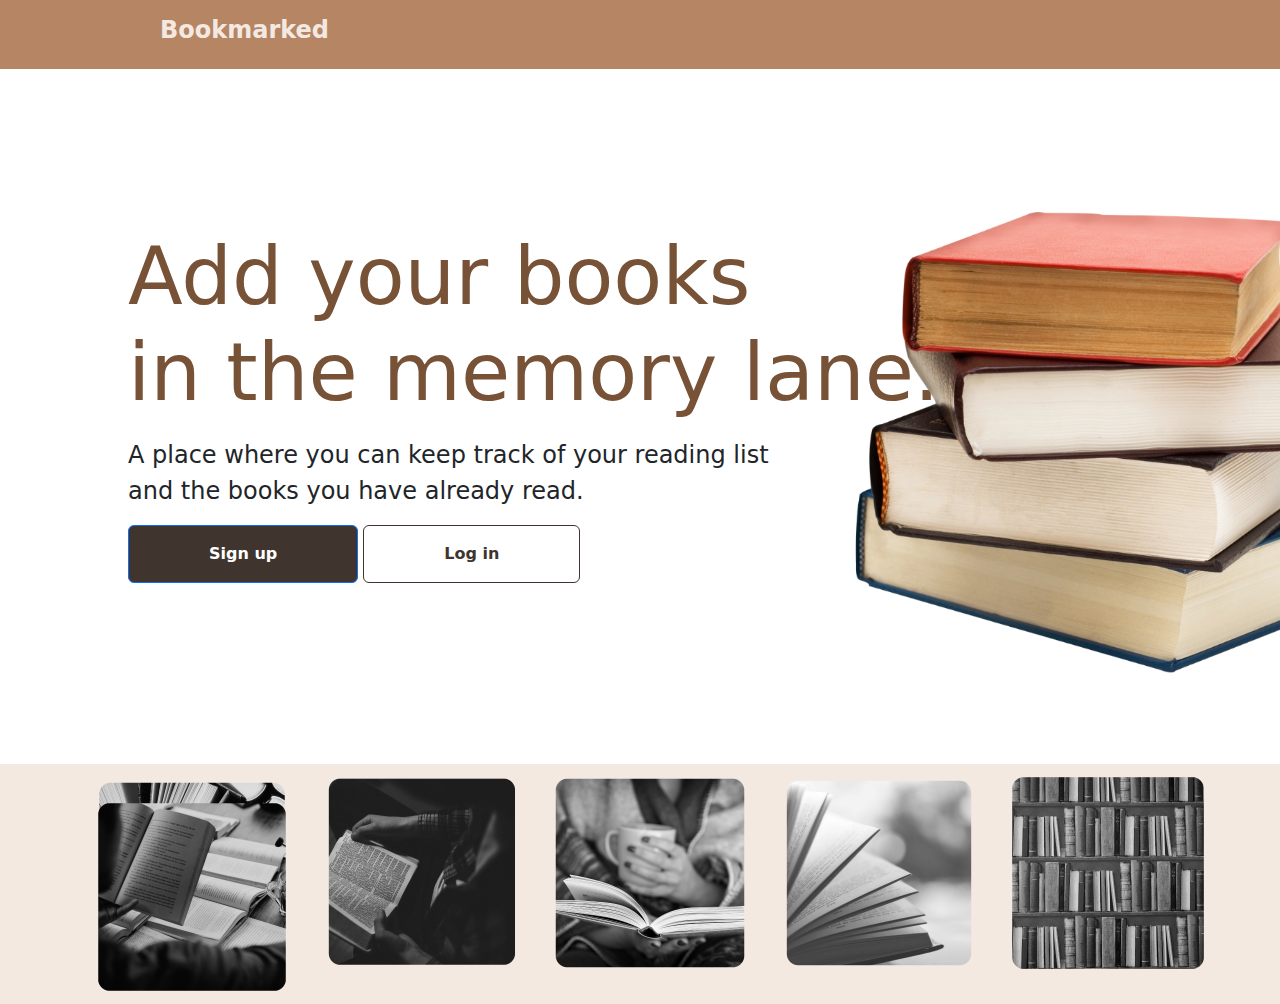
<file: Sprint2/index.html>
<!DOCTYPE html>
<html lang="en">
<head>
    <meta charset="UTF-8">
    <meta http-equiv="X-UA-Compatible" content="IE=edge">
    <meta name="viewport" content="width=device-width, initial-scale=1.0">
    <link rel="stylesheet" href="css/style.css">
    <link href="https://cdn.jsdelivr.net/npm/bootstrap@5.0.2/dist/css/bootstrap.min.css" rel="stylesheet">
    <title>Bookmarked</title>
</head>
<body>
    <div class="nav">
        <h1><a href="index.html">Bookmarked</a></h1>
    </div>

    <!---------Page 1---------->
    <section class="homies">
    <div class="home">
        <h1>Add your books<br> in the memory lane.</h1>
        <p>A place where you can keep track of your reading list<br>
        and the books you have already read.</p>
        <div class="button">
            <div class="d-grid gap-2 d-md-block">
                <a href="signup.html" target="_blanks" class="btn btn-primary" id="btn1"type="button">Sign up</a>
                <a href="login.html" target="_blanks" class="btn btn-primary" id="btn2" type="button">Log in</a>
            </div>
        <div class="books1">
            <img src="images/Books.png" />
        </div>
        <div class="all-books">
            <div class="img-books">
                <img src="images/8.png" />
                <img src="images/9.png" />
                <img src="images/10.png" />
                <img src="images/11.png" />
                <img src="images/12.png" />
                <img src="images/13.png" />
            </div>
        </div>
    </div>
</div>
    </section>
</body>
</html>
</file>
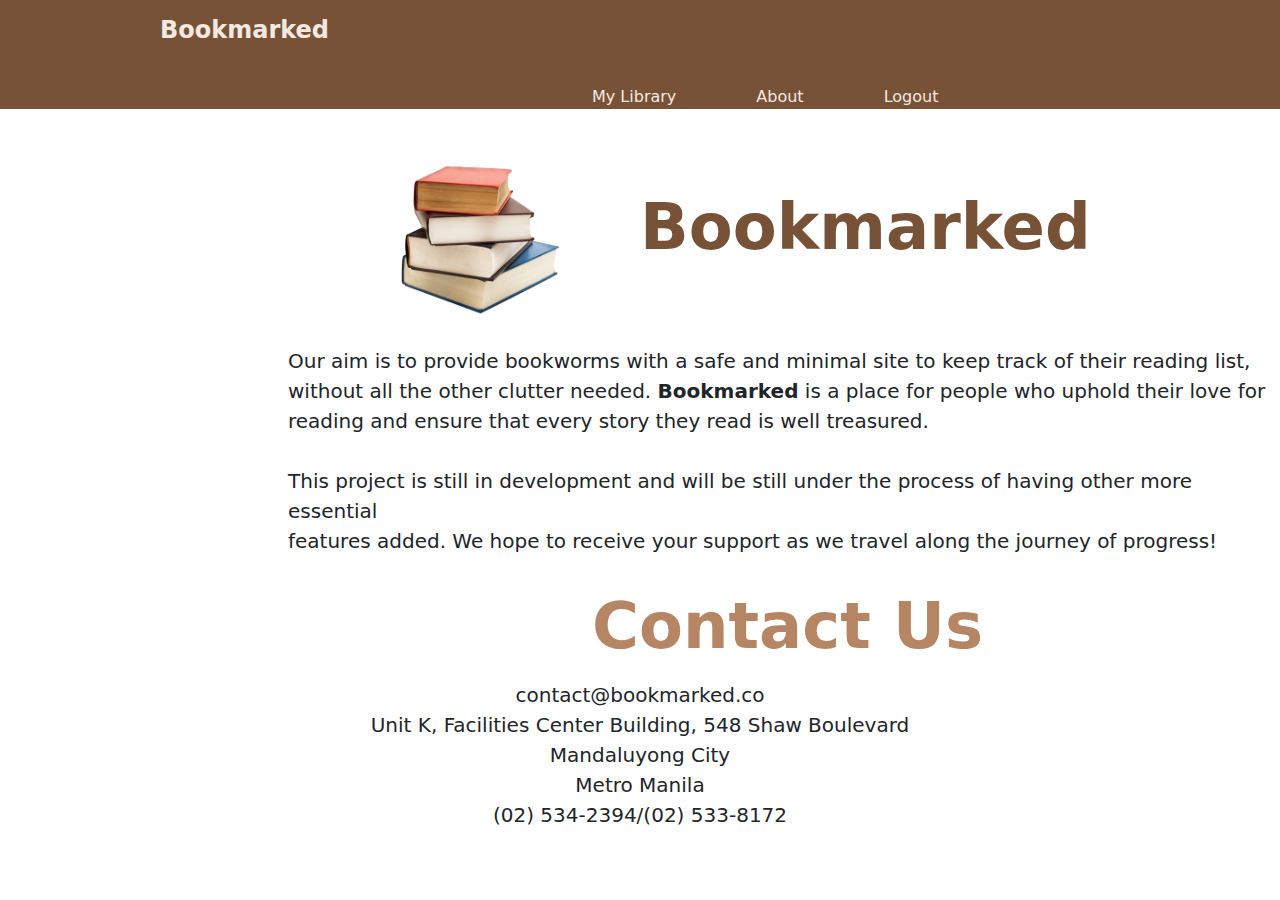
<file: Sprint2/about.html>
<!DOCTYPE html>
<html lang="en">
<head>
    <meta charset="UTF-8">
    <meta http-equiv="X-UA-Compatible" content="IE=edge">
    <meta name="viewport" content="width=device-width, initial-scale=1.0">
    <link rel="stylesheet" href="css/about.css">
    <link href="https://cdn.jsdelivr.net/npm/bootstrap@5.0.2/dist/css/bootstrap.min.css" rel="stylesheet">
    <title>About Us - Bookmarked</title>
</head>
<body>
    <div class="nav" id="nav">
        <h1><a href="index.html">Bookmarked</a></h1>
    <div class="navs">
        <div class="nav-list">
            <ul>
                <li><a href="library.html">My Library</li></a>
                <li><a href="about.html">About</li></a>
                <li><a href="index.html" onclick="javascript:logout();">Logout</li></a>
            </ul>
        </div>
    </div>
</div>
</section>

    <!-- About Page -->
    <div class="icon">
        <img src="images/Books.png" />
    </div>
    <div class="title">
        <h1>Bookmarked</h1>
        <p>Our aim is to provide bookworms with a safe and minimal site to keep track of their reading list, <br>without all the other clutter needed. <b>Bookmarked</b> is a place for people who uphold their love for <br>reading and ensure that every story they read is well treasured.<br/><br/>
        This project is still in development and will be still under the process of having other more essential <br>features added. We hope to receive your support as we travel along the journey of progress!</p>
    </div>
    <div class="contact">
        <h1>Contact Us</h1>
        <p>contact@bookmarked.co<br>
            Unit K, Facilities Center Building, 548 Shaw Boulevard
            <br>Mandaluyong City
            <br>Metro Manila
            <br>(02) 534-2394/(02) 533-8172</p>
    </div>
</body>
</html>
</file>
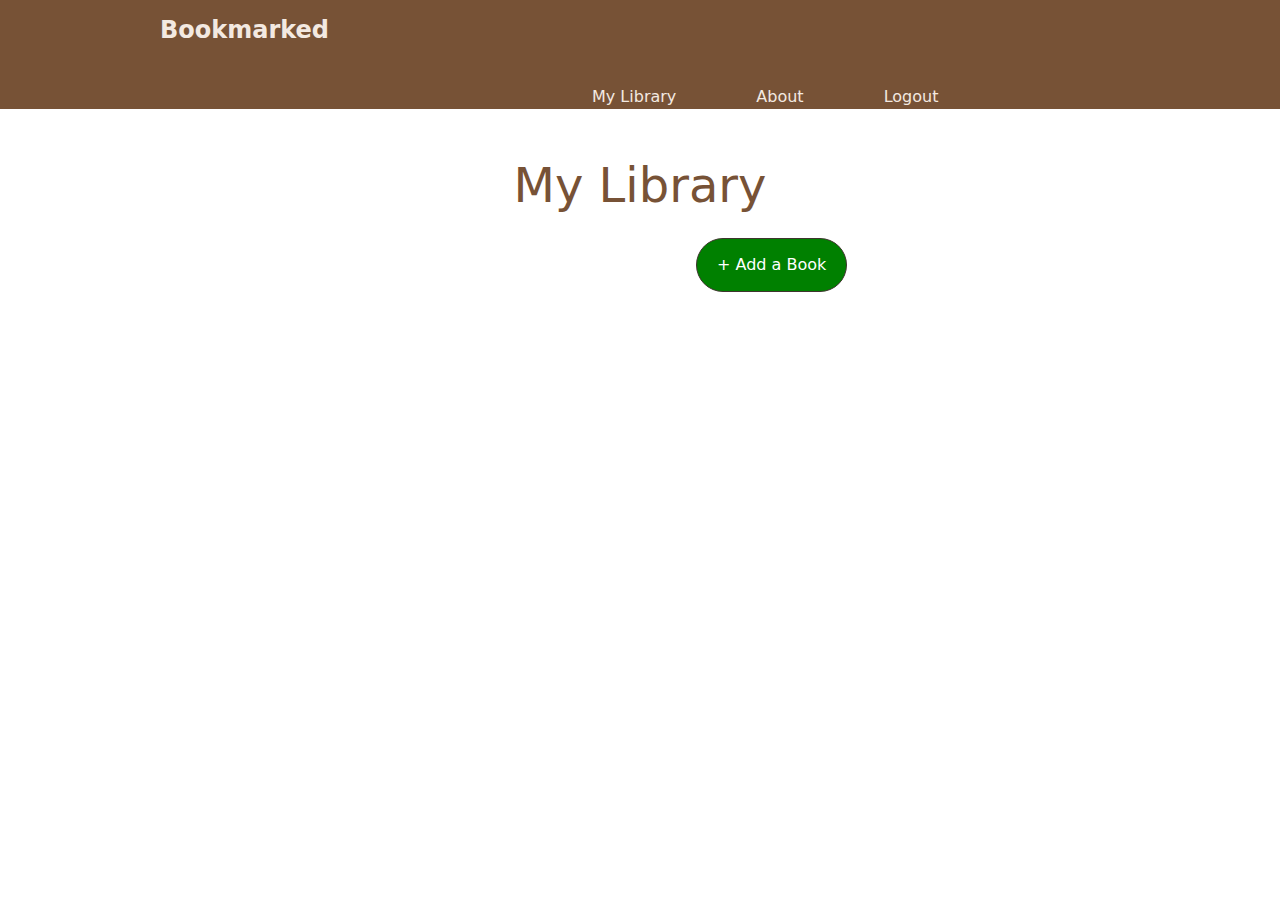
<file: Sprint2/library.html>
<!DOCTYPE html>
<html lang="en">

<head>
    <meta charset="UTF-8">
    <meta http-equiv="X-UA-Compatible" content="IE=edge">
    <meta name="viewport" content="width=device-width, initial-scale=1.0">
    <link rel="stylesheet" href="css/library.css">
    <link href="https://cdn.jsdelivr.net/npm/bootstrap@5.0.2/dist/css/bootstrap.min.css" rel="stylesheet">
    <title>Login - Bookmarked</title>
</head>

<body>
    <div class="nav" id="nav">
        <h1><a href="index.html">Bookmarked</a></h1>
        <div class="navs">
            <div class="nav-list">
                <ul>
                    <li><a href="library.html">My Library</li></a>
                        <li><a href="about.html">About</li></a>
                            <li><a href="index.html" onclick="javascript:logout();">Logout</li></a>
                </ul>
            </div>
        </div>
    </div>

    <!------Library Page------>
    <div class="text1">
        <h1>My Library</h1>
    </div>
    <!-- Button to open the modal login form -->
    <button onclick="document.getElementById('addbook').style.display='block'" id="btn">+ Add a Book</button>

    <!-- The Modal -->
    <div id="addbook" class="modal">
        <span onclick="document.getElementById('addbook').style.display='none'" class="close" title="Close Modal">&times;</span>

        <!-- Modal Content -->
        <form class="modal-content animate" id="modal-content" action="/action_page.php">
            <div class="txt1">
                <h2>Please enter the book details:</h2>
            </div>

            <div class="container">
                <input type="text" placeholder="Book Title" name="a" required>

                <input type="text" placeholder="Author" name="a" required>

                <button type="submit" class="subtn">Done</button>
            </div>

            <button type="button" onclick="document.getElementById('addbook').style.display='none'" class="cancelbtn" style="margin-top: -4.5rem">Cancel</button>
    </div>
    </form>
    </div>

    <script src="modal.js"></script>

</body>

</html>
</file>
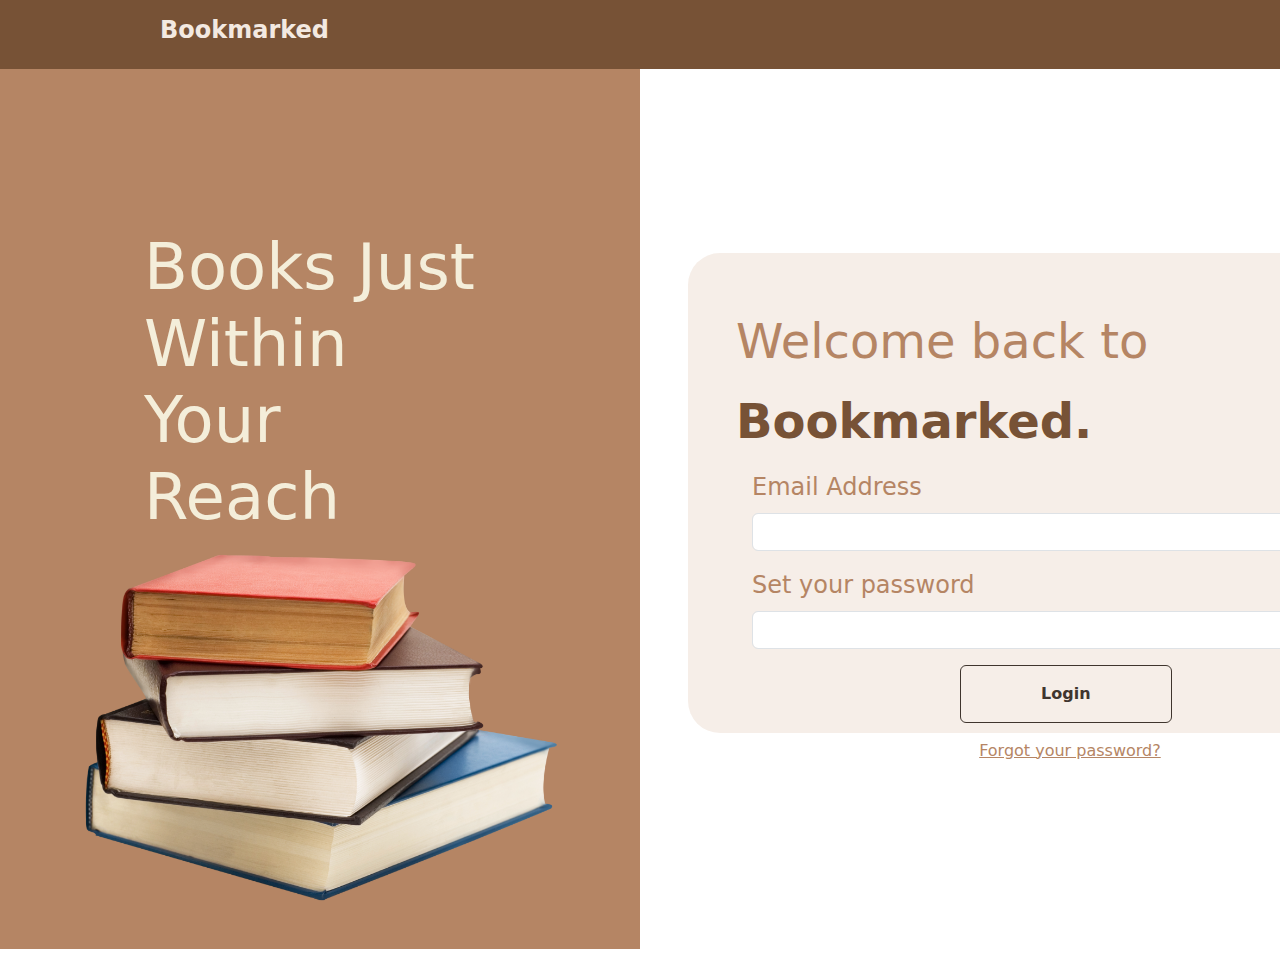
<file: Sprint2/login.html>
<!DOCTYPE html>
<html lang="en">
<head>
    <meta charset="UTF-8">
    <meta http-equiv="X-UA-Compatible" content="IE=edge">
    <meta name="viewport" content="width=device-width, initial-scale=1.0">
    <link rel="stylesheet" href="css/login.css">
    <link href="https://cdn.jsdelivr.net/npm/bootstrap@5.0.2/dist/css/bootstrap.min.css" rel="stylesheet">
    <title>Login - Bookmarked</title>
</head>
<body>
    <div class="nav" id="nav">
        <h1><a href="index.html">Bookmarked</a></h1>
    </div>

        <!---------Sign-up page---------->
        <section class="contact">
            <div class="side-img">
                <h1>Books Just <br>Within <br>Your <br>Reach</h1>
            </div>
        <div class="books2">
            <img src="images/Books.png" />
        </div>
        <form action="">
            <div class="text1">
                <h1>Welcome back to <b>Bookmarked.</b></h1>
                <div class="mb-3">
                    <label for="exampleFormControlInput1" class="form-label">Email Address</label>
                    <input type="email" class="form-control" id="form-control-email" />
                  </div>
                  <div class="mb-3">
                    <label for="exampleFormControlInput1" class="form-label">Set your password</label>
                    <input type="password" class="form-control" id="form-control-spassword" />

                    <a href="login.html" target="_blanks" class="btn btn-primary" id="btn3" type="button">Login</a>
                    </div>
                    <a href="login.html" target="_blanks" id="text2">Forgot your password?</a>
                  </div>
        </section>
</body>
</html>
</file>
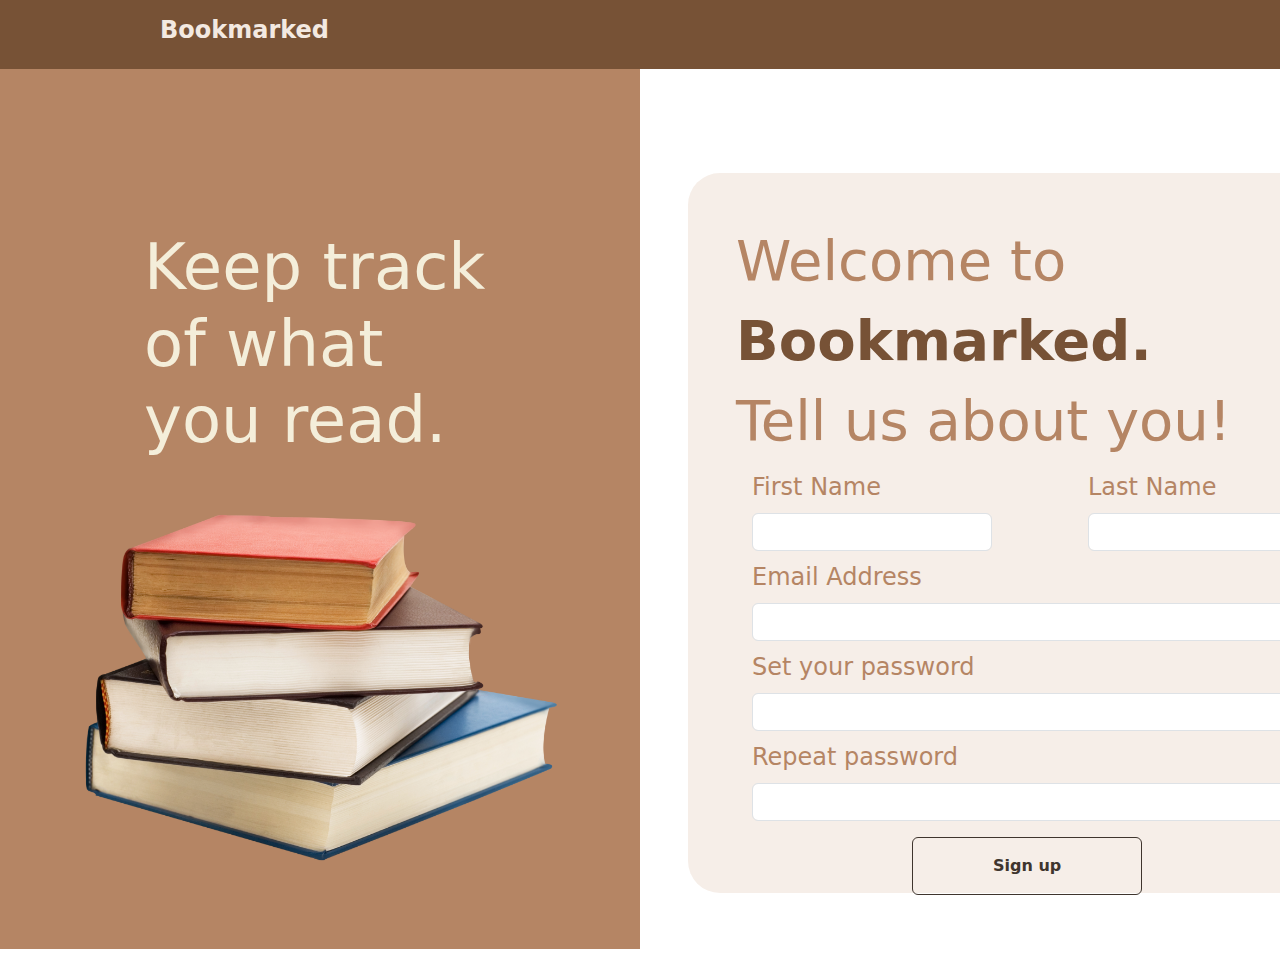
<file: Sprint2/signup.html>
<!DOCTYPE html>
<html lang="en">
<head>
    <meta charset="UTF-8">
    <meta http-equiv="X-UA-Compatible" content="IE=edge">
    <meta name="viewport" content="width=device-width, initial-scale=1.0">
    <link rel="stylesheet" href="css/signup.css">
    <link href="https://cdn.jsdelivr.net/npm/bootstrap@5.0.2/dist/css/bootstrap.min.css" rel="stylesheet">
    <title>Sign up - Bookmarked</title>
</head>
<body>
    <div class="nav" id="nav">
        <h1><a href="index.html">Bookmarked</a></h1>
    </div>

        <!---------Sign-up page---------->
        <section class="contact">
            <div class="side-img">
                <h1>Keep track <br>of what <br>you read.</h1>
            </div>
        <div class="books2">
            <img src="images/Books.png" />
        </div>
        <form action="">
            <div class="text1">
                <h1>Welcome to <b>Bookmarked.</b><br>Tell us about you!</h1>
                <div class="mb-3">
                    <label for="exampleFormControlInput1" class="form-label">First Name</label>
                    <input type="text" class="form-control" id="form-control" />
                  </div>
                  <div class="mb-4">
                    <label for="exampleFormControlInput1" class="form-label">Last Name</label>
                    <input type="text" class="form-control" id="form-control" />
                  </div>
                  <div class="mb-5">
                    <label for="exampleFormControlInput1" class="form-label">Email Address</label>
                    <input type="email" class="form-control" id="form-control-email" />
                  </div>
                  <div class="mb-6">
                    <label for="exampleFormControlInput1" class="form-label">Set your password</label>
                    <input type="password" class="form-control" id="form-control-spassword" />
                  </div>
                  <div class="mb-7">
                    <label for="exampleFormControlInput1" class="form-label">Repeat password</label>
                    <input type="password" class="form-control" id="form-control-spassword" />
    
                    <a href="signup.html" target="_blanks" class="btn btn-primary" id="btn3" type="button">Sign up</a>
                  </div>
                </div>
        </form>
        </section>
</body>
</html>
</file>
<file: Sprint2/css/style.css>
* {
    margin: 0;
    padding: 0;
    box-sizing: border-box;
}

:root {
    --lightbrown: #B58564;
    --darkbrown: #3F352E;
    --brownies: #775236;
    --cream: #F3E9E1;
    --lightcream: #F4EEDA;
    --shinebrown: #CEAE98;
    --superlightbrown: #F6EEE8;
    --white: #FFFFFF;
    --black: #121212;
}

.nav {
    background-color: var(--lightbrown);
}

.nav h1 {
    margin: 1.5rem 10rem;
    margin-top: 1rem;
    font-size: 1.5rem;
    font-weight: bold;
    color: var(--lightcream);
}

.nav a {
    text-decoration: none;
    color: var(--cream);
}

/* Page 1 */

.homies {
    margin-left: -2rem;
}

.home h1 {
    margin-top: 10rem;
    margin-left: 10rem;
    font-size: 5rem;
    color: var(--brownies);
}

.home p {
    margin-top: 1rem;
    margin-left: 10rem;
    font-size: 1.5rem;
}

.button {
    margin-left: 10rem;
}

#btn1 {
    padding: 1rem 5rem;
    font-weight: bolder;
    background-color: var(--darkbrown);
    transition: .5s;
}

#btn2 {
    padding: 1rem 5rem;
    background: transparent;
    font-weight: bolder;
    border: 1px solid var(--darkbrown);
    color: var(--darkbrown);
    transition: .5s;
}

#btn1:hover {
    border: 1px solid var(--darkbrown);
    background: transparent;
    color: var(--darkbrown);
}

#btn2:hover {
    background-color: var(--darkbrown);
    color: var(--white);
}

.books1 img {
    width: 40rem;
    margin-top: -25rem;
    margin-left: 45rem;
}

.all-books {
    margin-left: -8rem;
    margin-top: 5rem;
    background-color: var(--cream);
    top: 10rem;
}

.img-books {
    margin-left: 5rem;
    padding-top: 12rem;
}

.img-books img {
    width: 20rem;
    margin: -3rem;
    margin-top: -15rem;
    line-height: 10px;
}
</file>
<file: Sprint2/css/about.css>
* {
    margin: 0;
    padding: 0;
    box-sizing: border-box;
}

body {
    height: 50rem;
}

:root {
    --lightbrown: #B58564;
    --darkbrown: #3F352E;
    --brownies: #775236;
    --cream: #F3E9E1;
    --lightcream: #F4EEDA;
    --shinebrown: #CEAE98;
    --superlightbrown: #F6EEE8;
    --white: #FFFFFF;
    --black: #121212;
}

.nav {
    background-color: var(--brownies);
}

.nav h1 {
    margin: 1.5rem 10rem;
    margin-top: 1rem;
    font-size: 1.5rem;
    font-weight: bold;
    color: var(--lightcream);
}

.nav a {
    text-decoration: none;
    color: var(--cream);
}

.navs {
    margin-left: 30rem;
}

.nav-list ul li {
    float: left;
    margin-left: 5rem;
    color: var(--cream);
    text-decoration: none;
    list-style: none;
    cursor: pointer;
}

.nav-list ul li a {
  text-decoration: none;
  color: var(--cream);
}


.icon img {
    width: 10rem;
    height: 10rem;
    margin-left: 25rem;
    margin-top: 3rem;
}

.title h1 {
    margin-left: 40rem;
    margin-top: -8rem;
    font-size: 4rem;
    font-weight: bolder;
    color: var(--brownies);
}

.title p {
    margin-left: 18rem;
    margin-top: 5rem;
    font-size: 20px;
    font-weight: 500;
}

.contact h1 {
    margin-left: 37rem;
    margin-top: 2rem;
    font-size: 4rem;
    font-weight: bolder;
    color: var(--lightbrown);
}

.contact p {
    text-align: center;
    margin-top: 1rem;
    font-size: 20px;
    font-weight: 500;
}
</file>
<file: Sprint2/css/library.css>
* {
    margin: 0;
    padding: 0;
    box-sizing: border-box;
}

:root {
    --lightbrown: #B58564;
    --darkbrown: #3F352E;
    --brownies: #775236;
    --cream: #F3E9E1;
    --lightcream: #F4EEDA;
    --shinebrown: #CEAE98;
    --superlightbrown: #F6EEE8;
    --white: #FFFFFF;
    --black: #121212;
}

.nav {
    background-color: var(--brownies);
}

.nav h1 {
    margin: 1.5rem 10rem;
    margin-top: 1rem;
    font-size: 1.5rem;
    font-weight: bold;
    color: var(--lightcream);
}

.nav a {
  text-decoration: none;
  color: var(--cream);
}

.navs {
    margin-left: 30rem;
}

.nav-list ul li {
    float: left;
    margin-left: 5rem;
    color: var(--cream);
    text-decoration: none;
    list-style: none;
    cursor: pointer;
}

.nav-list ul li a {
  text-decoration: none;
  color: var(--cream);
}

/* Page 4 */

.text1 h1 {
    text-align: center;
    margin-top: 3rem;
    color: var(--brownies);
    font-size: 3rem;
}

.button {
    margin-top: 2rem;
}

.button a {
    background-color: darkgreen;
    color: var(--white);
    text-decoration: none;
    padding: .5rem 3rem;
    border-radius: 2rem;
    margin-left: 42rem;
    text-align: center;
}

.button a:hover {
    color: var(--cream);
}

/* Add a Book */

/* Full-width input fields */
input[type=text], input[type=password] {
    width: 30rem;
    padding: 12px 20px;
    margin: 8px 0;
    margin-left: 4rem;
    display: inline-block;
    border: 1px solid #ccc;
    box-sizing: border-box;
  }
  
  /* Set a style for all buttons */
  button {
    margin-left: 50rem;
    background-color: transparent;
    border: 1px solid var(--darkbrown);
    color: var(--brownies);
    padding: 14px 20px;
    margin: 8px 0;
    cursor: pointer;
  }
  
  button:hover {
    background-color: var(--brownies);
    border: 1px solid var(--brownies);
    color: var(--white);
    transition: .5s;
    opacity: 0.8;
  }

  #btn {
      margin-left: 43.5rem;
      margin-top: 1rem;
      border-radius: 2rem;
      color: var(--white);
      background-color: green;
  }
  
  /* Extra styles for the cancel button */
  .cancelbtn {
    width: auto;
    padding: 10px 18px;
    background-color: transparent;
  }
  
  /* Center the image and position the close button */
  .txt1 h2 {
      margin-left: 4.5rem;
      margin-top: 2rem;
      font-size: 1.5rem;
  }
  
  .container {
    padding: 16px;
  }
  
  span.text {
    float: right;
    padding-top: 16px;
  }
  
  /* The Modal (background) */
  .modal {
    display: none; /* Hidden by default */
    position: fixed; /* Stay in place */
    z-index: 1; /* Sit on top */
    left: 0;
    top: 0;
    width: 5rem; /* Full width */
    height: 100%; /* Full height */
    overflow: auto; /* Enable scroll if needed */
    background-color: rgb(0,0,0); /* Fallback color */
    background-color: rgba(0,0,0,0.4); /* Black w/ opacity */
    padding-top: 60px;
  }
  
  /* Modal Content/Box */
  .modal-content {
    background-color: #fefefe;
    margin: 5% auto 15% auto; /* 5% from the top, 15% from the bottom and centered */
    border: 1px solid #888;
    padding-bottom: 2rem;
    width: 80%; /* Could be more or less, depending on screen size */
  }

  #modal-content {
      width: 40rem;
  }

.subtn {
    width: 13rem;
    padding: 1rem 2rem;
    margin-left: 20rem;
    margin-top: 1rem;
}

.cancelbtn {
    width: 13rem;
    padding: 1rem 2rem;
    margin-left: 6rem;
    margin-top: -4rem;
}

  /* The Close Button (x) */
  .close {
    position: absolute;
    right: 25px;
    top: 0;
    color: #000;
    font-size: 35px;
    font-weight: bold;
  }
  
  .close:hover,
  .close:focus {
    color: red;
    cursor: pointer;
  }
  
  /* Add Zoom Animation */
  .animate {
    -webkit-animation: animatezoom 0.6s;
    animation: animatezoom 0.6s
  }
  
  @-webkit-keyframes animatezoom {
    from {-webkit-transform: scale(0)} 
    to {-webkit-transform: scale(1)}
  }
    
  @keyframes animatezoom {
    from {transform: scale(0)} 
    to {transform: scale(1)}
  }
  
  /* Change styles for span and cancel button on extra small screens */
  @media screen and (max-width: 300px) {
    span.text {
       display: block;
       float: none;
    }
    .cancelbtn {
       width: 100%;
    }
  }
</file>
<file: Sprint2/css/login.css>
* {
    margin: 0;
    padding: 0;
    box-sizing: border-box;
}

:root {
    --lightbrown: #B58564;
    --darkbrown: #3F352E;
    --brownies: #775236;
    --cream: #F3E9E1;
    --lightcream: #F4EEDA;
    --shinebrown: #CEAE98;
    --superlightbrown: #F6EEE8;
    --white: #FFFFFF;
    --black: #121212;
}

.nav {
    background-color: var(--brownies);
}

.nav a {
    text-decoration: none;
    color: var(--cream);
}

.nav h1 {
    margin: 1.5rem 10rem;
    margin-top: 1rem;
    font-size: 1.5rem;
    font-weight: bold;
    color: var(--lightcream);
    cursor: pointer;
}

/* Page 3 */
.contact {
    margin-top: 10rem;
}

.side-img {
    width: 40rem;
    height: 55rem;
    margin-top: -10rem;
    background-color: var(--lightbrown);
}

.side-img h1 {
    padding-top: 10rem;
    padding-left: 9rem;
    font-size: 4rem;
    color: var(--lightcream);
}

.books2 img {
    width: 30rem;
    margin-top: -30rem;
    margin-left: 5rem;
}

/* Form */

form {
    width: 47rem;
    height: 30rem;
    border-radius: 2rem;
    margin-top: -45rem;
    margin-left: 43rem;
    background-color: var(--superlightbrown);
}

.forms {
    margin-left: 3rem;
}

.text1 h1 {
    margin-top: -1rem;
    padding-left: 3rem;
    padding-top: 3rem;
    line-height: 5rem;
    font-weight: 500;
    font-size: 3rem;
    color: var(--lightbrown);
}

.text1 b {
    color: var(--brownies);
}

.form-label {
    font-size: 1.5rem;
    color: var(--lightbrown);
}

.mb-3 {
    margin-left: 4rem;
}

.mb-4 {
    margin-left: 25rem;
    margin-top: -6.1rem;
}

.mb-5 {
    margin-left: 4rem;
    margin-top: -1rem;
}

.mb-6 {
    margin-left: 4rem;
    margin-top: -2.5rem;
}

.mb-7 {
    margin-left: 4rem;
    margin-top: .5rem;
}

#form-control {
    width: 15rem;
}

#form-control-email {
    width: 36rem;
}

#form-control-spassword {
    width: 36rem;
}

#btn3 {
    padding: 1rem 5rem;
    margin-left: 13rem;
    margin-top: 1rem;
    background: transparent;
    font-weight: bolder;
    border: 1px solid var(--darkbrown);
    color: var(--darkbrown);
    transition: .5s;
}

#btn3:hover {
    background-color: var(--darkbrown);
    color: var(--white);
}

#text2 {
    margin-left: 18.2rem;
    color: var(--lightbrown);
}
</file>
<file: Sprint2/css/signup.css>
* {
    margin: 0;
    padding: 0;
    box-sizing: border-box;
}

:root {
    --lightbrown: #B58564;
    --darkbrown: #3F352E;
    --brownies: #775236;
    --cream: #F3E9E1;
    --lightcream: #F4EEDA;
    --shinebrown: #CEAE98;
    --superlightbrown: #F6EEE8;
    --white: #FFFFFF;
    --black: #121212;
}

.nav {
    background-color: var(--brownies);
}

.nav a {
    text-decoration: none;
    color: var(--cream);
}

.nav h1 {
    margin: 1.5rem 10rem;
    margin-top: 1rem;
    font-size: 1.5rem;
    font-weight: bold;
    color: var(--lightcream);
}

/* Page 2 */
.contact {
    margin-top: 10rem;
}

.side-img {
    width: 40rem;
    height: 55rem;
    margin-top: -10rem;
    background-color: var(--lightbrown);
}

.side-img h1 {
    padding-top: 10rem;
    padding-left: 9rem;
    font-size: 4rem;
    color: var(--lightcream);
}

.books2 img {
    width: 30rem;
    margin-top: -35rem;
    margin-left: 5rem;
}

/* Form */

form {
    width: 47rem;
    height: 45rem;
    border-radius: 2rem;
    margin-top: -50rem;
    margin-left: 43rem;
    background-color: var(--superlightbrown);
}

.forms {
    margin-left: 3rem;
}

.text1 h1 {
    margin-top: -1rem;
    padding-left: 3rem;
    padding-top: 3rem;
    line-height: 5rem;
    font-weight: 500;
    font-size: 3.5rem;
    color: var(--lightbrown);
}

.text1 b {
    color: var(--brownies);
}

.form-label {
    font-size: 1.5rem;
    color: var(--lightbrown);
}

.mb-3 {
    margin-left: 4rem;
}

.mb-4 {
    margin-left: 25rem;
    margin-top: -6.1rem;
}

.mb-5 {
    margin-left: 4rem;
    margin-top: -1rem;
}

.mb-6 {
    margin-left: 4rem;
    margin-top: -2.5rem;
}

.mb-7 {
    margin-left: 4rem;
    margin-top: .5rem;
}

#form-control {
    width: 15rem;
}

#form-control-email {
    width: 36rem;
}

#form-control-spassword {
    width: 36rem;
}

#btn3 {
    padding: 1rem 5rem;
    margin-left: 10rem;
    margin-top: 1rem;
    background: transparent;
    font-weight: bolder;
    border: 1px solid var(--darkbrown);
    color: var(--darkbrown);
    transition: .5s;
}

#btn3:hover {
    background-color: var(--darkbrown);
    color: var(--white);
}
</file>
